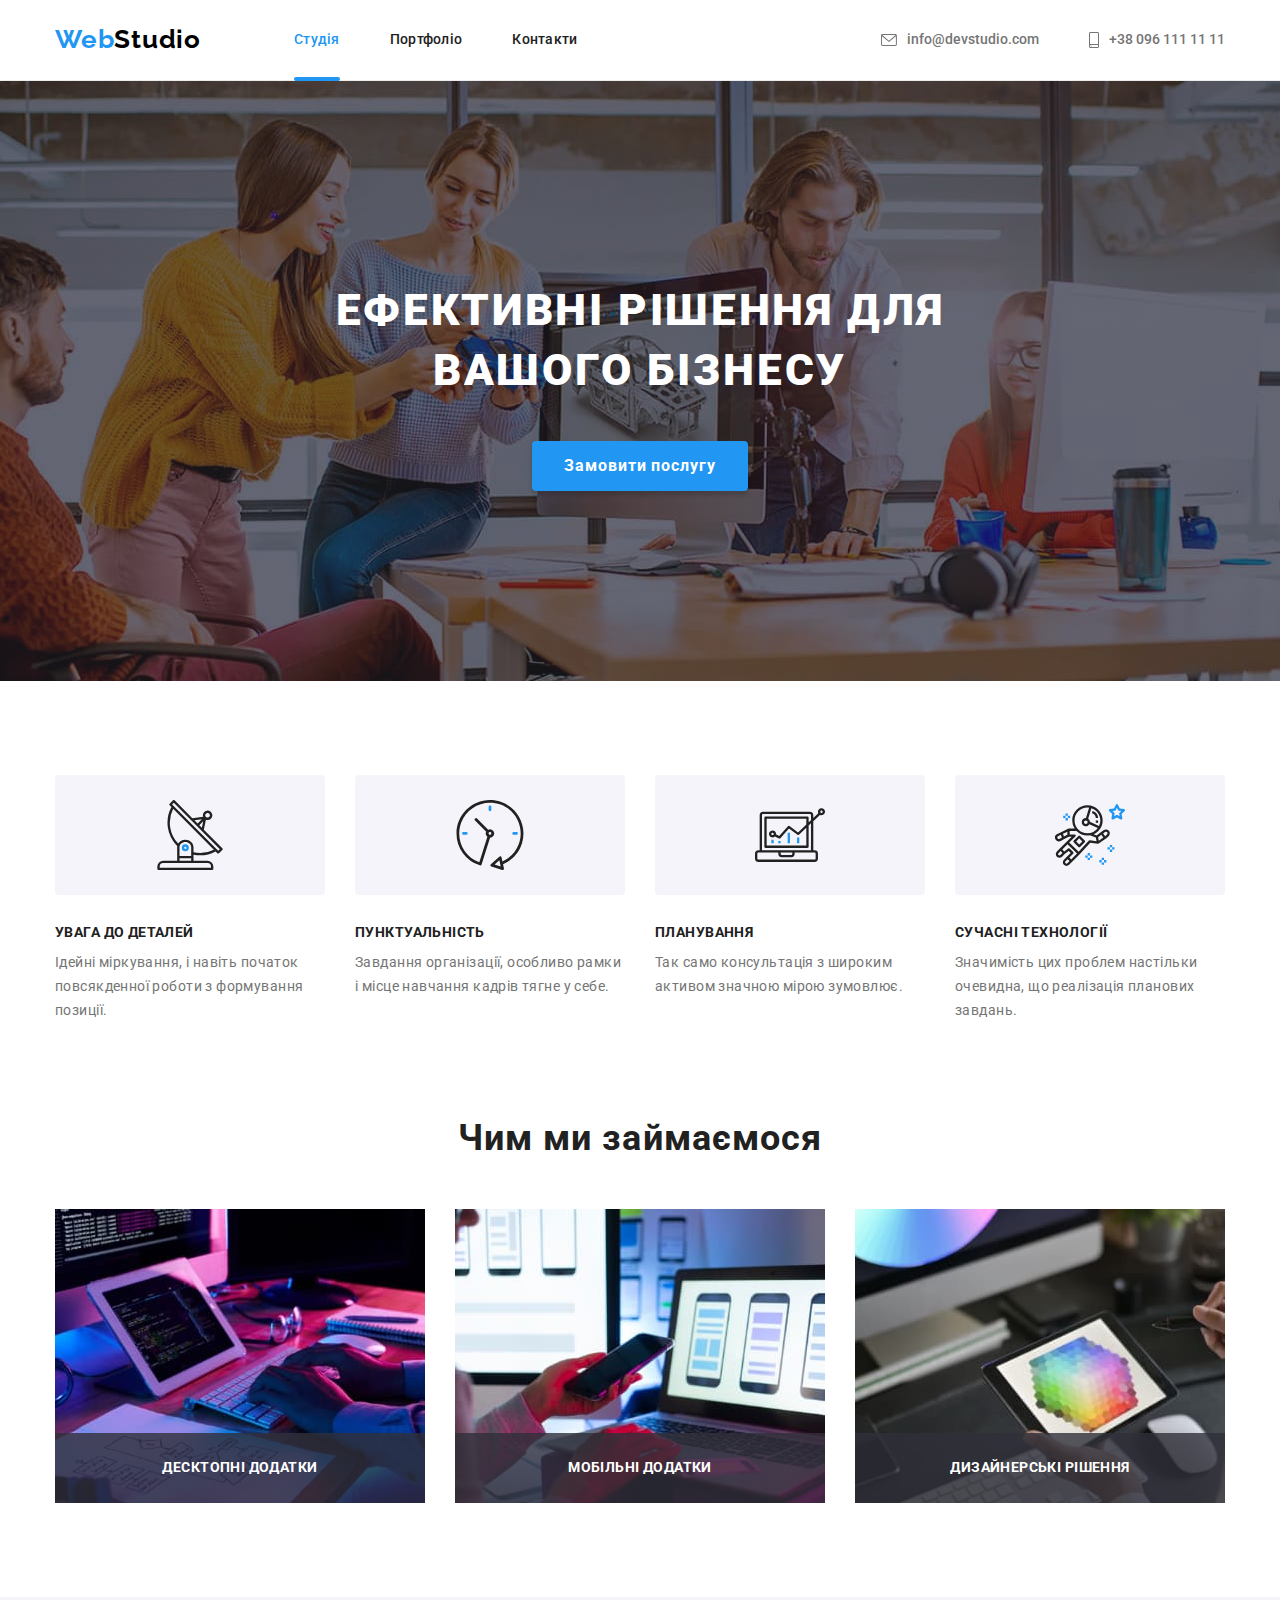
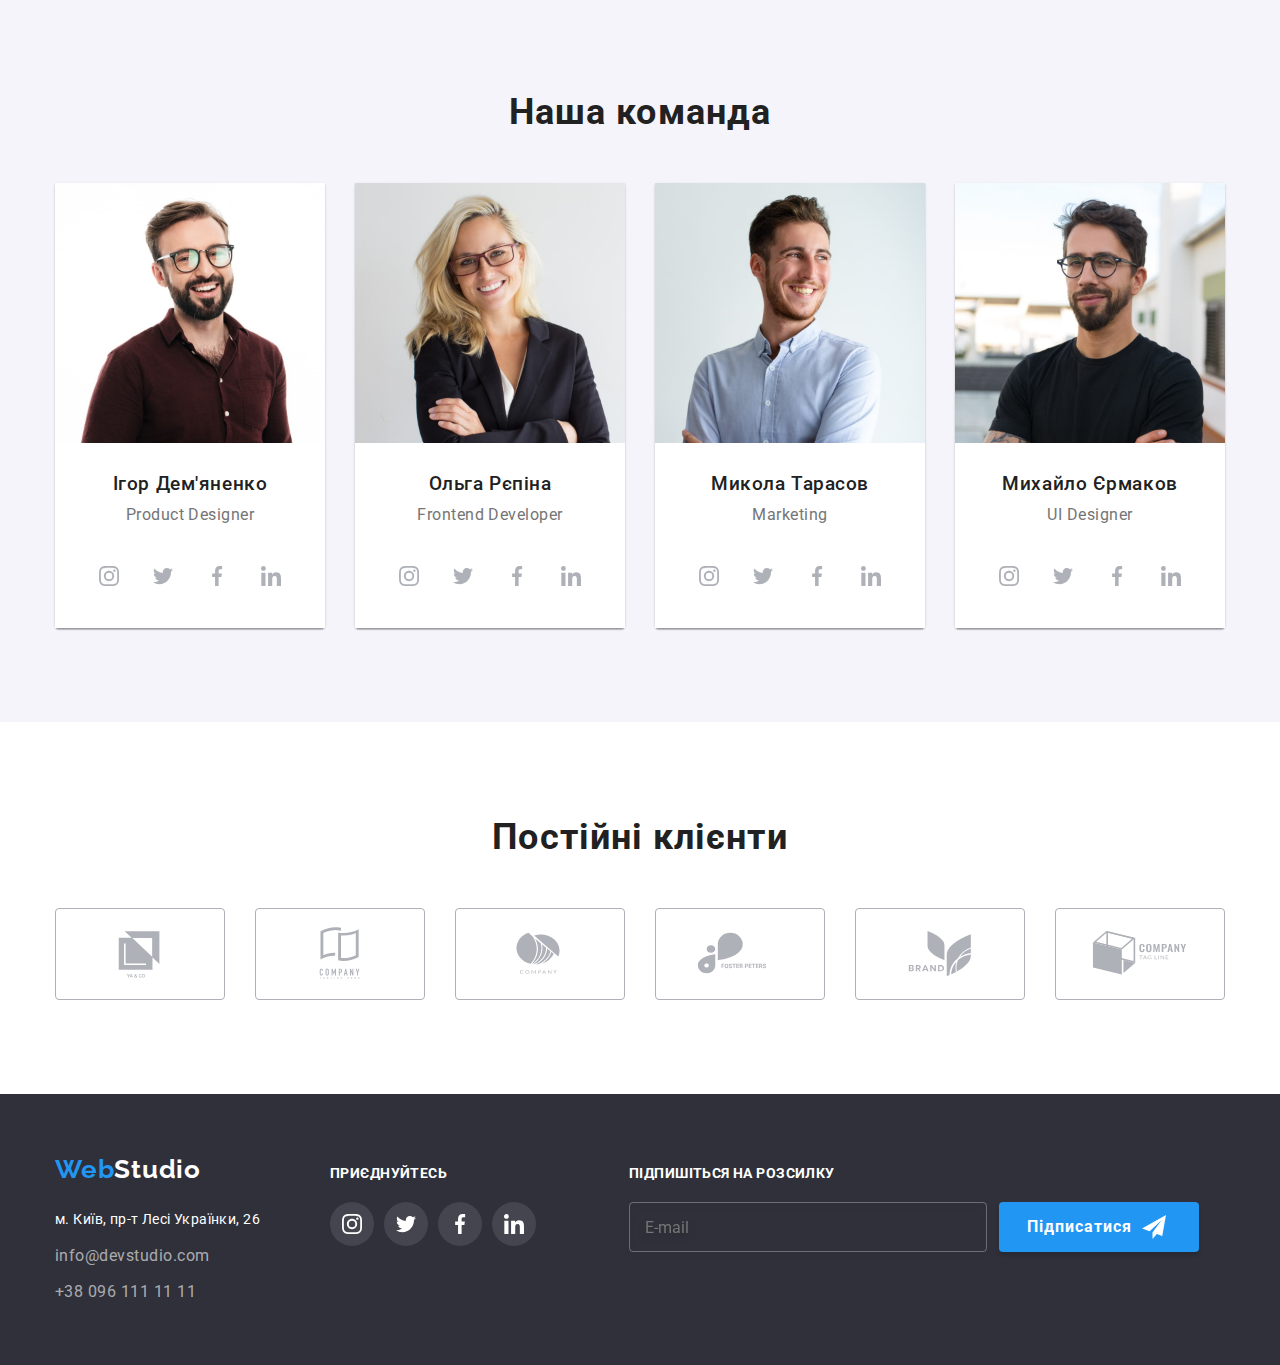
<file: index.html>
<!DOCTYPE html>
<html lang="uk">
<head>
    <meta charset="UTF-8">
    <meta http-equiv="X-UA-Compatible" content="IE=edge">
    <meta name="viewport" content="width=device-width, initial-scale=1.0">
    <title>Веб-студія</title>
    <link href="https://fonts.googleapis.com/css2?family=Raleway:wght@700&family=Roboto:wght@400;500;700;900&display=swap" rel="stylesheet">
    <link rel="stylesheet" href="https://cdnjs.cloudflare.com/ajax/libs/modern-normalize/1.0.0/modern-normalize.min.css">
    <link rel="stylesheet" href="./css/styles.css">
</head>
<body class="page">
    <header class="header">
        <div class="container header-container">
        <nav class="main-nav">
            <a href="./index.html" class="logo header-logo">Web<span class="studio">Studio</span> </a>
        <ul class="page-nav list">
            <li class="page-nav-item">
                <a href="./index.html" class="page-nav-link current"> Студія</a> </li>
            <li class="page-nav-item">
                <a href="./portfolio.html" class="page-nav-link">Портфоліо</a> </li>
            <li class="page-nav-item">
                <a href="" class="page-nav-link">Контакти</a> </li>
        </ul>
    </nav>
    
        <ul class="contact-nav list">
            
            <li class="contact-nav-li">
                <a href="mailto:info@devstudio.com" class="contact-link  contact-link-header">
                    <svg class="contact-nav-icons" width="16" height="12">
                    <use href="./images/icons.svg#mail"></use>
                 </svg>info@devstudio.com</a>
            
            </li>
            <li class="contact-nav-li">
                <a href="telto:+380961111111" class="contact-link  contact-link-header">
                    <svg class="contact-nav-icons" width="10" height="16">
                        <use href="./images/icons.svg#smartphone"></use>
                     </svg>+38 096 111 11 11</a>
            </li> 
    
        </ul>
       </div>
    </header>
    <main>
<section class="section hero-section">

        <div class="container">
            
            <h1 class="hero-title">Ефективні рішення для вашого бізнесу</h1> 
            <div class="main-button">
            <button data-modal-open type="button" class="button hero-button ">Замовити послугу</button>
       
        </div>
        </div>
</section>
<section class="section values-section">
    <!--Заголовок цінності приховати-->
    <div class="container">
    <h2 class="visually-hidden">Цінності</h2>
    <ul class="values list">
        <li class="values-item">
            <div class="icons-values">
                <svg width="70" height="70">
                    <use href="./images/icons.svg#antenna"></use>
                </svg>
            </div>
            <h3 class="values-title">УВАГА ДО ДЕТАЛЕЙ</h3>
            <p class="description">Ідейні міркування, і навіть початок 
            повсякденної роботи з формування позиції.
        </p>
        </li>
        <li class="values-item">
            <div class="icons-values">
                <svg width="70" height="70">
                <use href="./images/icons.svg#clock"></use>
            </svg></div>
            <h3 class="values-title">ПУНКТУАЛЬНІСТЬ</h3>
            <p class="description">Завдання організації, особливо рамки
             і місце навчання кадрів тягне у себе.
            </p>
        </li>
        <li class="values-item">
            <div class="icons-values">
                <svg width="70" height="70">
                    <use href="./images/icons.svg#diagram"></use>
                </svg>
            </div>
            <h3 class="values-title">ПЛАНУВАННЯ</h3>
            <p class="description">Так само консультація з широким
             активом значною мірою зумовлює.
            </p>
        </li>
        <li class="values-item">
            <div class="icons-values">
                <svg width="70" height="70">
                    <use href="./images/icons.svg#astronaut"></use>
                </svg>
            </div>
            <h3 class="values-title">СУЧАСНІ ТЕХНОЛОГІЇ</h3>
            <p class="description">Значимість цих проблем настільки 
            очевидна, що реалізація планових завдань.
        </p>
        </li>
    </ul>
</div>
</section>
<section class="section services-section">
    <div class="container">
    <h2 class="section-title services-section-title">Чим ми займаємося</h2>
    <ul class="services list">
        <li class="services-item">
            <img src="./images/programs.jpg" alt="programming" width="370">
            <div class="services-elements">
                <p class="services-inscription">Десктопні додатки</p>
            </div>
        </li>
        <li class="services-item">
            <img src="./images/applications.jpg" alt="mobile application" width="370">
            <div class="services-elements">
                <p class="services-inscription">Мобільні додатки</p>
            </div>
        </li>
        <li class="services-item">
            <img src="./images/design.jpg" alt="color gradient" width="370">
            <div class="services-elements">
                <p class="services-inscription">Дизайнерські рішення</p>
            </div>
        </li>
    </ul>
</div>
</section>
<section class="section our-team-section">
    <div class="container">
    <h2 class="section-title team-section-title">Наша команда</h2>
    <ul class="team list">
        <li class="team-item">
            
            <img class="team-img" src="./images/demianenko.jpg" alt="a man in glasses" width="270">
            <div class="team-name-box">
            <h3 class="team-title">Ігор Дем'яненко</h3>
            <p class="description team-description">Product Designer</p>
            <div class="social-box">
                <ul class="social-networks list">
                    <li>
                        <a class="social-link" href="">
                            <svg class="social-icon" width="20" height="20">
                                <use href="./images/icons.svg#instagram"></use>
                            </svg>
                        </a>
                    </li>
                    <li>
                        <a class="social-link" href="">
                            <svg class="social-icon" width="20" height="20">
                                <use href="./images/icons.svg#twitter"></use>
                            </svg>
                        </a>
                    </li>
                    <li>
                        <a class="social-link" href="">
                            <svg class="social-icon" width="20" height="20">
                                <use href="./images/icons.svg#facebook"></use>
                            </svg>
                        </a>
                    </li>
                    <li>
                        <a class="social-link" href="">
                            <svg class="social-icon" width="20" height="20">
                                <use href="./images/icons.svg#linkedin"></use>
                            </svg>
                        </a>
                    </li>
                </ul>
            </div>
        </div>
        </li>
        <li class="team-item">
            <img  class="team-img" src="./images/repina.jpg" alt="a woman in glasses" width="270">
            <div class="team-name-box">
            <h3 class="team-title">Ольга Рєпіна</h3>
            <p class="description team-description">Frontend Developer</p>
            <div class="social-box">
                <ul class="social-networks list">
                    <li>
                        <a class="social-link" href="">
                            <svg class="social-icon" width="20" height="20">
                                <use href="./images/icons.svg#instagram"></use>
                            </svg>
                        </a>
                    </li>
                    <li>
                        <a class="social-link" href="">
                            <svg class="social-icon" width="20" height="20">
                                <use href="./images/icons.svg#twitter"></use>
                            </svg>
                        </a>
                    </li>
                    <li>
                        <a class="social-link" href="">
                            <svg class="social-icon" width="20" height="20">
                                <use href="./images/icons.svg#facebook"></use>
                            </svg>
                        </a>
                    </li>
                    <li>
                        <a class="social-link" href="">
                            <svg class="social-icon" width="20" height="20">
                                <use href="./images/icons.svg#linkedin"></use>
                            </svg>
                        </a>
                    </li>
                </ul>
            </div>
        </div>
        </li>
        <li class="team-item">
            <img  class="team-img" src="images/tarasov.jpg" alt="man" width="270">
            <div class="team-name-box">
            <h3 class="team-title">Микола Тарасов</h3>
            <p class="description team-description">Marketing</p>
            <div class="social-box">
                <ul class="social-networks list">
                    <li>
                        <a class="social-link" href="">
                            <svg class="social-icon" width="20" height="20">
                                <use href="./images/icons.svg#instagram"></use>
                            </svg>
                        </a>
                    </li>
                    <li>
                        <a class="social-link" href="">
                            <svg class="social-icon" width="20" height="20">
                                <use href="./images/icons.svg#twitter"></use>
                            </svg>
                        </a>
                    </li>
                    <li>
                        <a class="social-link" href="">
                            <svg class="social-icon" width="20" height="20">
                                <use href="./images/icons.svg#facebook"></use>
                            </svg>
                        </a>
                    </li>
                    <li>
                        <a class="social-link" href="">
                            <svg class="social-icon" width="20" height="20">
                                <use href="./images/icons.svg#linkedin"></use>
                            </svg>
                        </a>
                    </li>
                </ul>
            </div>
        </div>
        </li>
        <li class="team-item">
            <img class="team-img" src="./images/yermakov.jpg" alt="a man in glasses" width="270">
            <div class="team-name-box">
            <h3 class="team-title">Михайло Єрмаков</h3> 
            <p class="description team-description">UI Designer</p>
            <div class="social-box">
            <ul class="social-networks list">
                <li>
                    <a class="social-link" href="">
                        <svg class="social-icon" width="20" height="20">
                            <use href="./images/icons.svg#instagram"></use>
                        </svg>
                    </a>
                </li>
                <li>
                    <a class="social-link" href="">
                        <svg class="social-icon" width="20" height="20">
                            <use href="./images/icons.svg#twitter"></use>
                        </svg>
                    </a>
                </li>
                <li>
                    <a class="social-link" href="">
                        <svg class="social-icon" width="20" height="20">
                            <use href="./images/icons.svg#facebook"></use>
                        </svg>
                    </a>
                </li>
                <li>
                    <a class="social-link" href="">
                        <svg class="social-icon" width="20" height="20">
                            <use href="./images/icons.svg#linkedin"></use>
                        </svg>
                    </a>
                </li>
            </ul>
        </div>
        </div>
        </li>
    </ul>

</div>
</section>
<section class="section customers-section">
    <div class="container">
        <h2 class="section-title section-title-customers">Постійні клієнти</h2>
        <ul class="customers-item list">
            <li class="icons-border">
               <a class="customers-link"  href="">
                    <svg class="customers-icon" width="106" height="60">
                        <use href="./images/icons.svg#Logo-1"></use>
                    </svg>
                </a>
            </li>
            <li>
                
                <a class="customers-link" href="">
                    <svg class="customers-icon" width="106" height="60">
                        <use href="./images/icons.svg#Logo-2"></use>
                    </svg>
                </a>
            
            </li>
            <li>
                
                <a class="customers-link" href="">
                    <svg class="customers-icon" width="106" height="60">
                        <use href="./images/icons.svg#Logo-3"></use>
                    </svg>
                </a>
            
            </li>
            <li>
                
                <a class="customers-link" href="">
                    <svg class="customers-icon" width="106" height="60">
                        <use href="./images/icons.svg#Logo-4"></use>
                    </svg>
                </a>
            
            </li>
            <li>
                
                <a class="customers-link" href="">
                    <svg class="customers-icon" width="106" height="60">
                        <use href="./images/icons.svg#Logo-5"></use>
                    </svg>
                </a>
            
            </li>
            <li>
                
                <a class="customers-link" href="">
                    <svg class="customers-icon" width="106" height="60">
                        <use href="./images/icons.svg#Logo-6"></use>
                    </svg>
                </a>
            
            </li>
        </ul>
       
   
    
    </div>
</section>
</main>
<footer class="basement">
<div class="container foot-container">
    <div class="contact-footer-box">
        <a href="./index.html" class="logo">Web<span class="studio footer">Studio</span> </a>
        <address class="address">
            <ul class="contact-nav-basement list">
                <li class="address-item">
                    <a href="" class="contact-footer-address">м. Київ, пр-т Лесі Українки, 26</a></li>
                <li class="address-item"><a href="mailto:info@devstudio.com" class="contact-link footer">info@devstudio.com</a> </li>
                <li class="address-item"><a href="telto:+380961111111" class="contact-link footer">+38 096 111 11 11</a> </li> 
            </ul>
          </address>
    </div>
    <div class="social-footer-box">
        <h2 class="footer-title">Приєднуйтесь</h2>
            <ul class="social-networks-footer list">
                <li>
                    <a class="social-link social-link-footer" href="">
                        <svg class="social-icon-footer" width="20" height="20">
                            <use href="./images/icons.svg#instagram"></use>
                        </svg>
                    </a>
                </li>
                <li>
                    <a class="social-link social-link-footer" href="">
                        <svg class="social-icon-footer" width="20" height="20">
                            <use href="./images/icons.svg#twitter"></use>
                        </svg>
                    </a>
                </li>
                <li>
                    <a class="social-link social-link-footer" href="">
                        <svg class="social-icon-footer" width="20" height="20">
                            <use href="./images/icons.svg#facebook"></use>
                        </svg>
                    </a>
                </li>
                <li>
                    <a class="social-link social-link-footer" href="">
                        <svg class="social-icon-footer" width="20" height="20">
                            <use href="./images/icons.svg#linkedin"></use>
                        </svg>
                    </a>
                </li>
            </ul>
    </div>
    <div class="footer-form-box">
        <h2 class="footer-title footer-title-form">Підпишіться на розсилку</h2>
        <form class="footer-form">
            <label>
            <input class="e-mail-input" type="email" placeholder="E-mail" name="user-">
        </label>
            <button type="submit" class="button button-footer-form">
                Підписатися
                <svg class="footer-icon-form" width="24" height="24" >
                    <use href="./images/icons.svg#icon-send"></use>
                </svg>
                </button>
    </form>
    </div>
</div>

  </footer>
  <div class="backdrop is-hidden" data-modal>
    <div class="modal">
        
        <button class="button-close" type="button" data-modal-close>
            <svg class="icon-close" width="18px" height="18px">
                <use href="./images/icons.svg#icon-close"></use>
            </svg>
        </button>
        <form class="modal-form">
            <p class="modal-title">Залиште свої дані, ми вам передзвонимо</p>
            <div class="form-box"> 
               
        <label class="modal-label">Ім'я
        <span class="input-wrapper">
            <input class="modal-input" type="text" name="user-name" required title="Лише літери А-Я та A-Z" pattern="[A-Za-zА-Яа-яЁёІіЇїЄє]{2,20}">
            <svg class="modal-icon">
                <use href="./images/icons.svg#icon-person-black"></use>
            </svg>
        </span>
    </label>
        <label class="modal-label">Телефон
        <span class="input-wrapper">
            <input class="modal-input" type="tel" name="user-phone" required title="tel: XXX XXX XXXX" pattern="[0-9]{3} [0-9]{3} [0-9]{4}" maxlength="12">
            <svg class="modal-icon">
                <use href="./images/icons.svg#icon-phone-black" ></use>
            </svg>
        </span>
    </label>
        <label class="modal-label">Пошта
        <span class="input-wrapper">
            <input class="modal-input" type="email" name="user-email" required title="Невірна адреса електронної пошти" pattern="[a-z0-9._%+-]+@[a-z0-9.-]+\.[a-z]{2,}$">
            <svg class="modal-icon">
                <use href="./images/icons.svg#icon-email-black" ></use>
            </svg>
        </span>
    </label>
        <label class="modal-label" for="message-label">Коментар</label>
       
            <textarea id="message-label" name="message" class="modal-message" placeholder="Введіть текст"></textarea>
       
        </div>
         
        <div class="checkbox-box">
        <input type="checkbox" class="checkbox-input visually-hidden" name="modal-checkbox" required id="consent">
        <label for="consent" class="checkbox-label">
            
            <span class="focus-checkbox">
                <svg  class="checkbox-icon">
                    <use href="./images/icons.svg#checked"></use>
                </svg>
            </span> Погоджуюся з розсилкою та приймаю <a class="contract-accent" href="">Умови договору</a> 
        
        </label>
    </div>
            <button class="button modal-button" type="submit">Відправити</button>
        
        </form>
    </div>
  </div>
  <script src="./js/modal.js"></script>
  
</body>
</html>
</file>
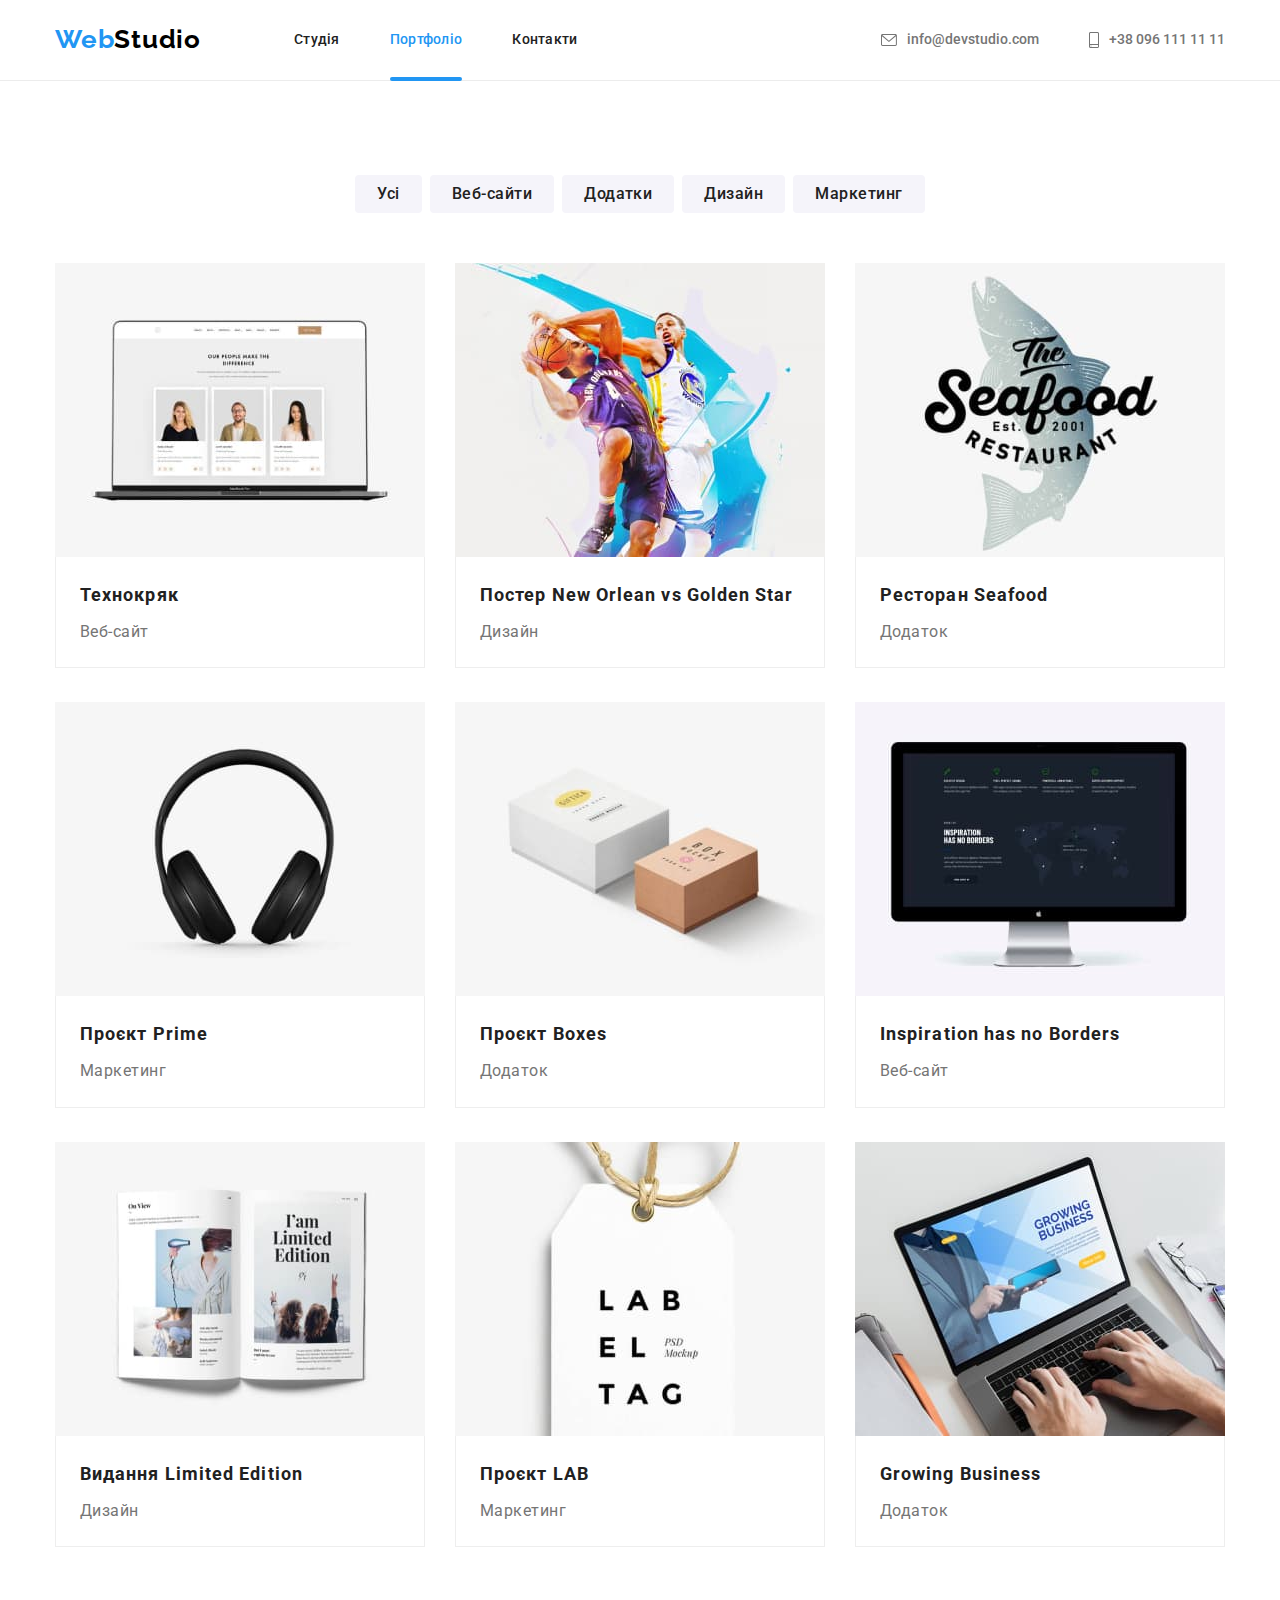
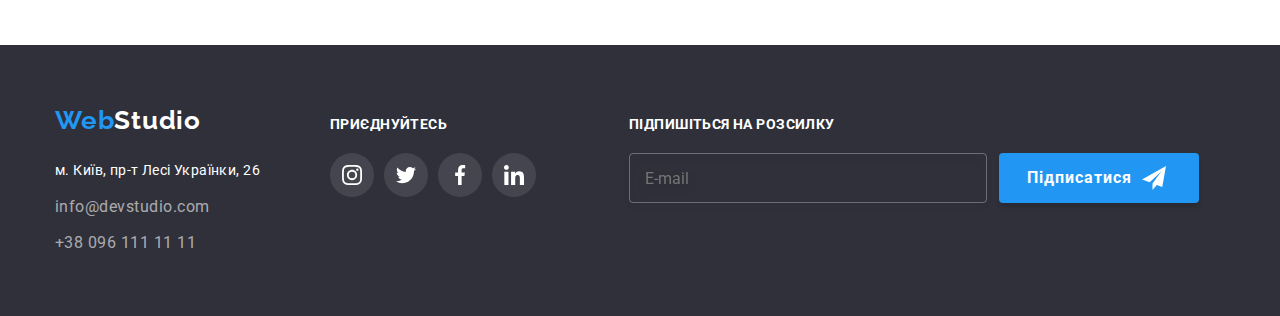
<file: portfolio.html>
<!DOCTYPE html>
<html lang="en">
<head>
    <meta charset="UTF-8">
    <meta http-equiv="X-UA-Compatible" content="IE=edge">
    <meta name="viewport" content="width=device-width, initial-scale=1.0">
    <title>Document</title>
    <link href="https://fonts.googleapis.com/css2?family=Raleway:wght@700&family=Roboto:wght@400;500;700;900&display=swap" rel="stylesheet">
    <link rel="stylesheet" href="https://cdnjs.cloudflare.com/ajax/libs/modern-normalize/1.0.0/modern-normalize.min.css">
    <link rel="stylesheet" href="./css/styles.css">
</head>
<body class="page">
  <header class="header">
    <div class="container header-container">
    <nav class="main-nav">
        <a href="./index.html" class="logo header-logo">Web<span class="studio">Studio</span> </a>
    <ul class="page-nav list">
        <li class="page-nav-item">
            <a href="./index.html" class="page-nav-link"> Студія</a> </li>
        <li class="page-nav-item">
            <a href="./portfolio.html" class="page-nav-link current">Портфоліо</a> </li>
        <li class="page-nav-item">
            <a href="" class="page-nav-link">Контакти</a> </li>
    </ul>
</nav>

    <ul class="contact-nav list">
        
        <li class="contact-nav-li">
            <a href="mailto:info@devstudio.com" class="contact-link  contact-link-header">
                <svg class="contact-nav-icons" width="16" height="12">
                <use href="./images/icons.svg#mail"></use>
             </svg>info@devstudio.com</a>
        
        </li>
        <li class="contact-nav-li">
            <a href="telto:+380961111111" class="contact-link  contact-link-header">
                <svg class="contact-nav-icons" width="10" height="16">
                    <use href="./images/icons.svg#smartphone"></use>
                 </svg>+38 096 111 11 11</a>
        </li> 

    </ul>
   </div>
</header>
    <main>
        <section class="section">
            <div class="container">
                      <h1 class="visually-hidden"> Наші проекти</h1>
              <ul class="projects list">
                  <li> <button type="button" class="button projects-button">Усі</button></li>
                  <li> <button type="button" class="button projects-button">Веб-сайти</button></li>
                  <li> <button type="button" class="button projects-button">Додатки</button></li>
                  <li> <button type="button" class="button projects-button">Дизайн</button></li>
                  <li> <button type="button" class="button projects-button">Маркетинг</button></li>
              </ul>
              
            <ul class="all-projects list">
              <li class="all-projects-iteam">
                  <a class="all-projects-link" href="">
                    <div class="overlay-box">
                <img class="img-projects" src="./images/technocrack.jpg" alt="laptop" width="370">
            
                <div class="overlay">
                    <p class="text-overlay">Ресурс пропонує комплексні пропозиції з різним рівнем функціоналу та сервісів. Все це дозволить відвідувачу отримати вичерпні відомості про компанію чи приватну особу.</p>
                </div>
            </div>
                <div class="all-projects-box">
                <h2 class="project-title">Технокряк</h2>
                <p class="description description-projecs">Веб-сайт</p>
              </div>
          </a>
              </li>
      
              <li class="all-projects-iteam">
                  <a class="all-projects-link" href="">
                    <div class="overlay-box">
                <img  class="img-projects" src="./images/orleans.jpg" alt="basketball" width="370">
                <div class="overlay">
                    <p class="text-overlay">Ресурс пропонує комплексні пропозиції з різним рівнем функціоналу та сервісів. Все це дозволить відвідувачу отримати вичерпні відомості про компанію чи приватну особу.</p>
                </div>
            </div>
                <div class="all-projects-box">
                <h2 class="project-title">Постер New Orlean vs Golden Star</h2>
                <p class="description description-projecs">Дизайн</p>
              </div>
              </a>
              </li>
      
              <li class="all-projects-iteam">
                  <a class="all-projects-link" href="">
                    <div class="overlay-box">
                <img  class="img-projects" src="./images/seafood.jpg" alt="fish restaurant emblem" width="370">
                <div class="overlay">
                    <p class="text-overlay">Ресурс пропонує комплексні пропозиції з різним рівнем функціоналу та сервісів. Все це дозволить відвідувачу отримати вичерпні відомості про компанію чи приватну особу.</p>
                </div>
            </div>
                <div class="all-projects-box">
                <h2 class="project-title">Ресторан Seafood</h2>
                <p class="description description-projecs">Додаток</p>
              </div>
              </a>
              </li>
              
              <li class="all-projects-iteam">
                  <a class="all-projects-link" href="">
                    <div class="overlay-box">
                <img class="img-projects" src="./images/prime.jpg" alt="headphone" width="370">
                <div class="overlay">
                    <p class="text-overlay">Ресурс пропонує комплексні пропозиції з різним рівнем функціоналу та сервісів. Все це дозволить відвідувачу отримати вичерпні відомості про компанію чи приватну особу.</p>
                </div>
            </div>
                <div class="all-projects-box">
                <h2 class="project-title">Проєкт Prime</h2>
                <p class="description description-projecs">Маркетинг</p>
              </div>
              </a>
              </li>
              
              <li class="all-projects-iteam">
                  <a class="all-projects-link" href="">
                    <div class="overlay-box">
                <img class="img-projects" src="./images/boxes.jpg" alt="boxes" width="370">
                <div class="overlay">
                    <p class="text-overlay">Ресурс пропонує комплексні пропозиції з різним рівнем функціоналу та сервісів. Все це дозволить відвідувачу отримати вичерпні відомості про компанію чи приватну особу.</p>
                </div>
            </div>
                <div class="all-projects-box">
                <h2 class="project-title">Проєкт Boxes</h2>
                <p class="description description-projecs">Додаток</p>
              </div>
              </a>
              </li>
              
              <li class="all-projects-iteam">
                  <a class="all-projects-link" href="">
                    <div class="overlay-box">
                <img class="img-projects" src="./images/borders.jpg" alt="computer monitor" width="370">
                <div class="overlay">
                    <p class="text-overlay">Ресурс пропонує комплексні пропозиції з різним рівнем функціоналу та сервісів. Все це дозволить відвідувачу отримати вичерпні відомості про компанію чи приватну особу.</p>
                </div>
            </div>
                <div class="all-projects-box">
                <h2 class="project-title">Inspiration has no Borders</h2>
                <p class="description description-projecs">Веб-сайт</p>
              </div>
              </a>
              </li>
      
              <li class="all-projects-iteam">
                  <a class="all-projects-link" href="">
                    <div class="overlay-box">
                <img class="img-projects" src="./images/limited.jpg" alt="magazine" width="370">
                <div class="overlay">
                    <p class="text-overlay">Ресурс пропонує комплексні пропозиції з різним рівнем функціоналу та сервісів. Все це дозволить відвідувачу отримати вичерпні відомості про компанію чи приватну особу.</p>
                </div>
            </div>
                <div class="all-projects-box">
                <h2 class="project-title">Видання Limited Edition</h2>
                <p class="description description-projecs">Дизайн</p>
              </div>
              </a>
              </li>
      
              <li class="all-projects-iteam">
                  <a class="all-projects-link" href="">
                    <div class="overlay-box">
                <img class="img-projects" src="./images/lab.jpg" alt="label" width="370">
                <div class="overlay">
                    <p class="text-overlay">Ресурс пропонує комплексні пропозиції з різним рівнем функціоналу та сервісів. Все це дозволить відвідувачу отримати вичерпні відомості про компанію чи приватну особу.</p>
                </div>
            </div>
                <div class="all-projects-box">
                <h2 class="project-title">Проєкт LAB</h2>
                <p class="description description-projecs">Маркетинг</p>
              </div>
              </a>
              </li>
      
              <li class="all-projects-iteam">
                  <a class="all-projects-link" href="">
                    <div class="overlay-box">
                <img class="img-projects" src="./images/growing.jpg" alt="laptop" width="370">
                <div class="overlay">
                    <p class="text-overlay">Ресурс пропонує комплексні пропозиції з різним рівнем функціоналу та сервісів. Все це дозволить відвідувачу отримати вичерпні відомості про компанію чи приватну особу.</p>
                </div>
            </div>
                <div class="all-projects-box">
                <h2 class="project-title">Growing Business</h2>
                <p class="description description-projecs">Додаток</p>
              </div>
              </a>
              </li>  
            </ul>
          </div>
          </section>
</main>
<footer class="basement">
    <div class="container foot-container">
        <div class="contact-footer-box">
            <a href="./index.html" class="logo">Web<span class="studio footer">Studio</span> </a>
            <address class="address">
                <ul class="contact-nav-basement list">
                    <li class="address-item">
                        <a href="" class="contact-footer-address">м. Київ, пр-т Лесі Українки, 26</a></li>
                    <li class="address-item"><a href="mailto:info@devstudio.com" class="contact-link footer">info@devstudio.com</a> </li>
                    <li class="address-item"><a href="telto:+380961111111" class="contact-link footer">+38 096 111 11 11</a> </li> 
                </ul>
              </address>
        </div>
        <div class="social-footer-box">
            <h2 class="footer-title">Приєднуйтесь</h2>
                <ul class="social-networks-footer list">
                    <li>
                        <a class="social-link social-link-footer" href="">
                            <svg class="social-icon-footer" width="20" height="20">
                                <use href="./images/icons.svg#instagram"></use>
                            </svg>
                        </a>
                    </li>
                    <li>
                        <a class="social-link social-link-footer" href="">
                            <svg class="social-icon-footer" width="20" height="20">
                                <use href="./images/icons.svg#twitter"></use>
                            </svg>
                        </a>
                    </li>
                    <li>
                        <a class="social-link social-link-footer" href="">
                            <svg class="social-icon-footer" width="20" height="20">
                                <use href="./images/icons.svg#facebook"></use>
                            </svg>
                        </a>
                    </li>
                    <li>
                        <a class="social-link social-link-footer" href="">
                            <svg class="social-icon-footer" width="20" height="20">
                                <use href="./images/icons.svg#linkedin"></use>
                            </svg>
                        </a>
                    </li>
                </ul>
        </div>
        <div class="footer-form-box">
            <h2 class="footer-title footer-title-form">Підпишіться на розсилку</h2>
            <form class="footer-form">
                <input class="e-mail-input" type="email" placeholder="E-mail" name="user-">
                <button type="submit" class="button button-footer-form">
                    Підписатися
                    <svg class="footer-icon-form" width="24" height="24" >
                        <use href="./images/icons.svg#icon-send"></use>
                    </svg>
                    </button>
        </form>
        </div>
    </div>
    
      </footer>
</body>
</html>
</file>
<file: css/styles.css>
/* Палітра макету*/
/* Основний колір тексту #212121 */
/* Другорядний колір тексту #757575 */
/* Чорний #000000 */
/* Колір акцентів блакитний #2196F3  */
/* Білий #FFFFFF */
/* Колір основного фону #F5F5F5 */
/* Колір другорядного фону #F5F4FA */
/* Другорядний колір тексту footer rgba(255, 255, 255, 0.6) */
/* Колір фону footer #2F303A */
/* Колір лінії підкресленнґ в header #ECECEC */

/* Перемінні */

:root {
    --main-color-text: #212121;
    --secondary-text-color:#757575; 
    --black: #000000;
    --accent-color: #2196F3;
    --accent-hero-color: #188CE8;
    --white: #FFFFFF;
    --secondery-fone: #F5F4FA;
    --fone-footer: #2F303A;
    --secondary-text-footer: rgba(255, 255, 255, 0.6);
    --icons-color: #AFB1B8;
   
}

/* Додаткове скидання стилів */

h1, h2, h3, p {
    margin-top: 0;
    margin-bottom: 0;
}
ul {
    margin-top: 0;
    margin-bottom: 0;
    padding-left: 0; 
}
img {
    display: block;
}

.container {
    width: 1200px;
    margin: 0 auto;
    padding: 0 15px;
}

.visually-hidden {
    position: absolute;
    width: 1px;
    height: 1px;
    margin: -1px;
    border: 0;
    padding: 0;
    
    white-space: nowrap;
    clip-path: inset(100%);
    clip: rect(0 0 0 0);
    overflow: hidden;
}

/* Характерні властивості body */

.page {
    background-color: var(--white);
    color:var(--main-color-text) ;

    font-family: Roboto, sans-serif;
}
.list {
    list-style: none;
}

/* Характерні властивості для всіх секцій */

.section {
    padding-top: 94px;
    padding-bottom: 94px;
}
.section-title {
    color: var(--main-color-text) ;
    font-weight: 700;
    font-size: 36px;
    line-height: 1.17;
    letter-spacing: 0.03em;
    
    text-align: center;
}
.description {
    color: var(--secondary-text-color) ;
}

/* Кнопки */

.button {
    cursor: pointer;
    border: 0;
    
}
.projects-button{
    font-weight: 500;
    font-size: 16px;
    line-height: 1.63;
    letter-spacing: 0.03em;

    color: var(--main-color-text);
    background-color: var(--secondery-fone);

    border-radius: 4px;
    
    padding: 6px 22px;
    height: 38px;

    transition: color 250ms cubic-bezier(0.4, 0, 0.2, 1), background-color 250ms cubic-bezier(0.4, 0, 0.2, 1), box-shadow 250ms cubic-bezier(0.4, 0, 0.2, 1);
    
}
.projects-button:hover,
.projects-button:focus {
    color: var(--white);
    background-color: var(--accent-color);
    box-shadow: 0px 4px 4px rgba(0, 0, 0, 0.15);
}
.main-button {
    text-align: center;
}
.hero-button { 
    background-color: var(--accent-color);
    color: var(--white);
   
    font-weight: 700;
    font-size: 16px;
    line-height: 1.88;
    letter-spacing: 0.06em;
    padding: 10px 32px;
    box-shadow: 0px 4px 4px rgba(0, 0, 0, 0.15);
    border-radius: 4px;

    transition: background-color 250ms cubic-bezier(0.4, 0, 0.2, 1);
}
.hero-button:hover,
.hero-button:focus {
    background-color: var(--accent-hero-color);
}

/* logo */

.logo {
    color: var(--accent-color);

    font-family: Raleway, sans-serif;
    font-weight: 700;
    font-size: 26px;
    line-height: 1.19;
    letter-spacing: 0.03em;
    text-decoration: none;
           
}

.header-logo {
    margin-right: 93px;
    padding-top: 24px;
    padding-bottom: 25px;
}
.studio {
    color: var(--black);
    
}
.footer {
    color: var(--white);
}

/* Шапка сайту */

.header {
    border-bottom: 1px solid #ECECEC;
}   
.header-container {
    display: flex;
    flex-wrap: wrap;
}
.main-nav {
    display: flex;
}
.page-nav {
    

    display: flex;
    align-items: center;
}
.page-nav-item:not(:last-child) {
    margin-right: 50px;
}
.page-nav-link {
    font-weight: 500;
    font-size: 14px;
    line-height: 1.14;

    color: var(--main-color-text);
    display: block;
    letter-spacing: 0.02em;
    text-decoration: none;
    padding: 32px 0;
    position: relative;

    transition: color 250ms cubic-bezier(0.4, 0, 0.2, 1);
}
.page-nav .page-nav-link:hover,
.page-nav .page-nav-link:focus {
    color: var(--accent-color);
}
.page-nav-link.current::after {
    content: "";
    display: block;
    width: 100%;
    height: 4px;
    border-radius: 2px;
    background-color: var(--accent-color);
   
    position: absolute;
    left: 0;
    bottom: -1px;

}
.page-nav-link.current {
    color: var(--accent-color);
}


.contact-nav {
    display: flex;
    align-items: center;
    margin-left: auto;
 }
.contact-nav-li:not(:last-child) {
    margin-right: 50px;
}


.contact-link {
    color: var(--secondary-text-color);

    text-decoration: none;
    align-items: center;

    transition: color 250ms cubic-bezier(0.4, 0, 0.2, 1);
}
.contact-link:hover,
.contact-link:focus {
    color: var(--accent-color);
    
}
.contact-nav-icons {
    fill: currentColor;
    margin-right: 10px;
            
}
.contact-link-header {
    font-weight: 500;
    font-size: 14px;
    line-height: 1.14;

    padding: 32px 0;
    display: flex;

}


/* Герой */

.hero-section {
    padding-top: 200px;
    padding-bottom: 280px;
    max-width: 1600px;
    height: 600px;
    margin: 0 auto;

    background-image:linear-gradient(to right, rgba(47, 48, 58, 0.4), rgba(47, 48, 58, 0.4)), url(../images/hero.jpg);
    background-color: #C4C4C4;
    background-repeat: no-repeat;
    background-position: center;
    background-size: cover;
}
.hero-title { 
    color: var(--white);

    font-weight: 900;
    font-size: 44px;
    line-height: 1.36;
    text-align: center;
    text-transform: uppercase;
    letter-spacing: 0.06em;

    margin-bottom: 40px;
    max-width: 696px;
    display: block;
    margin-left: auto;
    margin-right: auto;
}

/* Цінності */

.values { 
    display: flex;
    gap: 30px;
}
.values-item {
    width: 270px;
}
.icons-values {
    display: flex;
    justify-content: center;
    align-items: center;
    height: 120px;
    background: #F5F4FA;
    border-radius: 4px;
    margin-bottom: 30px;
    
}

.values-title{
    font-weight: 700;
    font-size: 14px;
    line-height: 1.14;
    letter-spacing: 0.03em;
    margin-bottom: 10px;
}
.values .description {
    font-weight: 400;
    font-size: 14px;
    line-height: 1.71;
    letter-spacing: 0.03em;
}

/*Чим ми займаємось*/

.services-section {
    padding-top: 0;
}
.services {
    display: flex;
}
.services-section-title{
    margin-bottom: 50px;
}
.services-item {
    margin-right: 30px;
    position: relative;
}
.services-elements {
    width: 100%;
    height: 70px;
    background-color: rgba(47, 48, 58, 0.8);
    padding: 27px 0;

    position: absolute;
    bottom: 0;
}
.services-inscription {
    font-weight: 700;
    font-size: 14px;
    line-height: 1.14;
    text-align: center;
    letter-spacing: 0.03em;
    text-transform: uppercase;
    color:var(--white);
}

/* Наша команда */

.our-team-section {
    background-color: var(--secondery-fone);
}
.team-section-title {
    margin-bottom: 50px;
}

.team {
    display: flex;
   
    flex-wrap: wrap;
    gap: 30px;
}
.team-name-box{
    padding: 30px 0;
    background-color: var(--white);
}
.team-title {
    font-weight: 500;
    line-height: 1.19;
    letter-spacing: 0.03em; 

    text-align: center;
    margin-bottom: 10px;
}
.team-description {
    line-height: 1.19;
    letter-spacing: 0.03em; 
    text-align: center;
    margin-bottom: 30px;
}
.team-item {  
    box-shadow: 0px 1px 3px rgba(0, 0, 0, 0.12), 0px 1px 1px rgba(0, 0, 0, 0.14), 0px 2px 1px rgba(0, 0, 0, 0.2);
    border-radius: 0px 0px 4px 4px;
    flex-basis: calc((100% - 3 * 30px) / 4);
    
}
.social-box {
    padding-left: 32px;
    padding-right: 32px;
}
.social-networks{
    display: flex;
    flex-wrap: wrap;
    justify-content: space-between;
   
}
.social-link {
    display: flex;
    justify-content: center;
    align-items: center;
    width: 44px;
    height: 44px;
    color: var(--icons-color);
    background-color: var(--white);
    border-radius: 50%;

    transition: color 250ms cubic-bezier(0.4, 0, 0.2, 1), background-color 250ms cubic-bezier(0.4, 0, 0.2, 1);
}
.social-link:hover,
.social-link:focus {
    background-color: var(--accent-color);
    color: var(--white);
}
.social-icon {
    fill: currentColor;
}


/* Постійні клієнти */

.customers-item {
    display: flex;
    flex-wrap: wrap;
    justify-content: space-between;
}
.section-title-customers {
    margin-bottom: 50px;
}


.customers-link {
    display: flex;
    justify-content: center;
    align-items: center;
    width: 170px;
    height: 92px;
    color: var(--icons-color);
    border: 1px solid var(--icons-color);
    border-radius: 4px;

    transition: color 250ms cubic-bezier(0.4, 0, 0.2, 1), background-color 250ms cubic-bezier(0.4, 0, 0.2, 1), outline 250ms cubic-bezier(0.4, 0, 0.2, 1);
       
}
.customers-icon {
    fill: currentColor;
}
.customers-link:hover,
.customers-link:focus {
    border-color: var(--accent-color);
    color: var(--accent-color);
    outline: transparent;
}

/* Footer */

.basement {
    background-color: var(--fone-footer);

    padding-bottom: 60px;
    padding-top: 60px;
    
    
}
.address {
    font-style: normal;
    margin-top: 20px;

}
.contact-footer-address {
    color: var(--white);
    font-size: 14px;
    line-height: 1.71;


    letter-spacing: 0.03em;
    text-decoration: none;
    
    transition: color 250ms cubic-bezier(0.4, 0, 0.2, 1);   
    
}
.contact-footer-address:hover,
.contact-footer-address:focus {
    color: var(--accent-color);
}
.footer {
    color: var(--white);
}
.foot-container{
    display: flex;
    align-items: baseline;
    /* justify-content: space-between; */
    
}

.contact-link.footer {
    color: var(--secondary-text-footer);

    transition: color 250ms cubic-bezier(0.4, 0, 0.2, 1);
}
.contact-link.footer:hover,
.contact-link.footer:focus {
    color: var(--accent-color);
}
.contact-nav-basement {
    line-height: 1.71; 
    letter-spacing: 0.03em;

    margin-top: 20px;
}
.address-item:not(:last-child) {
margin-bottom: 9px;
}

.social-networks-footer {
    display: flex;
    gap: 10px;
    
}
.social-footer-box {
    margin-left: 70px;
    margin-right: 93px;
}

.footer-title {
    color: var(--white);
    
    font-weight: 700;
    font-size: 14px;
    line-height: 1.14;
    letter-spacing: 0.03em;
    margin-bottom: 20px;
    text-transform: uppercase;
}
.social-icon-footer {
    fill: var(--white);
}
.social-link-footer{
    background-color:rgba(255, 255, 255, 0.1); 

    transition: background-color 250ms cubic-bezier(0.4, 0, 0.2, 1);
}
.social-link-footer:hover,
.social-link-footer:focus {
    background-color: var(--accent-color);
}
.footer-form {
    display: flex;
}
.e-mail-input{
    width: 358px;
    height: 50px;

    margin-right: 12px;
    padding-left: 15px;

    color: var(--white);
    background-color:rgba(0, 0, 0, 0.0);
    border: 1px solid rgba(255, 255, 255, 0.3);
    filter: drop-shadow(0px 4px 4px rgba(0, 0, 0, 0.15));
    border-radius: 4px;
    box-sizing: border-box
}
.footer-title-form {
    margin-bottom: 20px;
}
.button-footer-form {
    font-weight: 700;
    font-size: 16px;
    line-height: 1.88;
    letter-spacing: 0.06em;

    width: 200px;
    height: 50px;

    display: flex;
    align-items: center;
    text-align: center;               
    padding-left: 28px;

    color: var(--white);
    background: var(--accent-color);
    box-shadow: 0px 4px 4px rgba(0, 0, 0, 0.15);
    border-radius: 4px;

    transition: background-color 250ms cubic-bezier(0.4, 0, 0.2, 1);
}
.button-footer-form:hover,
.button-footer-form:focus {
    background-color: var(--accent-hero-color);
}
.footer-icon-form {
    margin-left: 10px;
}


/* Проекти */

.projects {
    display: flex;
    justify-content: center;
    gap: 8px;
    margin-bottom: 50px;
}
.description-projecs {
    line-height: 1.88;
    letter-spacing: 0.03em;
 
}
.all-projects-box {
    padding: 20px 24px;
    border-bottom: 1px solid #EEEEEE; 
    border-left: 1px solid #EEEEEE; 
    border-right: 1px solid #EEEEEE; 
    
    
}
.all-projects {
    display: flex;
    flex-wrap: wrap;
    gap: 30px;
}
.all-projects-iteam {
    flex-basis: calc((100% - 2 * 30px) / 3); 
   
}
.all-projects-link {
    display: inline-block;
    text-decoration: none;
    outline: transparent;

    transition: box-shadow 250ms cubic-bezier(0.4, 0, 0.2, 1), background-color 250ms cubic-bezier(0.4, 0, 0.2, 1), outline 250ms cubic-bezier(0.4, 0, 0.2, 1);

    position: relative;  
    overflow: hidden;
}
.all-projects-link:focus,
.all-projects-link:hover {
    box-shadow: 0px 1px 1px rgba(0, 0, 0, 0.12), 0px 4px 4px rgba(0, 0, 0, 0.06), 1px 4px 6px rgba(0, 0, 0, 0.16);
}
.all-projects-link:hover .overlay {
    transform: translateY(0);
}

.project-title {
    font-weight: 700;
    font-size: 18px;
    line-height: 2;
    letter-spacing: 0.06em;
    color: var(--main-color-text);

    margin-bottom: 4px;
    
}
.overlay-box {
    overflow: hidden;
    position: relative;  
}
.overlay {
    position: absolute;
    width: 100%;
    height: 294px;
    left: 0;
    top: 0;

    background-color: rgba(33, 150, 243, 0.9);
    padding: 63px 24px;

    transform: translateY(100%);
    transition: transform 250ms linear;
}

.all-projects-link:hover .overlay,
.all-projects-link:focus .overlay{
    transform: translateY(0);
}

.text-overlay {
    font-size: 18px;
    line-height: 1.55;
    letter-spacing: 0.03em;

    color: var(--white);
}


/* Modal */

.backdrop {
    position: fixed;
    top: 0;
    left: 0;
    width: 100%;
    height: 100%;
    background-color: rgba(0, 0, 0, 0.2);

    opacity: 1;
    transition: opacity 250ms cubic-bezier(0.4, 0, 0.2, 1);
}

.backdrop.is-hidden .modal {
    transform: translate(-50%, -50%) scale(0.5);
}
.backdrop.is-hidden {
    opacity: 0;
    pointer-events: none;
    visibility: hidden;
}

.modal {
    position: absolute;
    top: 50%;
    left: 50%;
    transform: translate(-50%, -50%) scale(1);

    width: 528px;
    
    padding: 40px;
    
   
    background-color: var(--white);
    box-shadow: 0px 1px 3px rgba(0, 0, 0, 0.12), 0px 1px 1px rgba(0, 0, 0, 0.14), 0px 2px 1px rgba(0, 0, 0, 0.2);
    border-radius: 4px;
    transition: transform 250ms cubic-bezier(0.4, 0, 0.2, 1), opacity 250ms cubic-bezier(0.4, 0, 0.2, 1), visibility 250ms cubic-bezier(0.4, 0, 0.2, 1), pointer-events 250ms cubic-bezier(0.4, 0, 0.2, 1);
    
}

.button-close {
    position: absolute;
    display: flex;
    justify-content: center;
    align-items: center;
    cursor: pointer;
    top: 8px;
    right: 8px;

    width: 30px;
    height: 30px;

    background: var(--white);
    border-radius: 50%;
    border: 1px solid rgba(0, 0, 0, 0.1);
    
}
.button-close:focus .icon-close,
.button-close:focus .icon-close {
    fill: var(--accent-color);
}
.icon-close {
    fill: var(--black);
    transition: fill 250ms cubic-bezier(0.4, 0, 0.2, 1), opacity 250ms cubic-bezier(0.4, 0, 0.2, 1), visibility 250ms cubic-bezier(0.4, 0, 0.2, 1), pointer-events 250ms cubic-bezier(0.4, 0, 0.2, 1);
    
}
.form-box{
    width: 448px;
    display: flex;
    flex-direction: column;
   
    margin-bottom: 20px;
    
}
.modal-title {
    color: var(--main-color-text);

    font-weight: 700;
    font-size: 20px;
    line-height: 1.15;
    text-align: center;
    letter-spacing: 0.03em;

    margin-bottom: 12px;
   
}
.modal-label {
    font-weight: 400;
    font-size: 12px;
    line-height: 1.17;
    letter-spacing: 0.01em;

    color: var(--secondary-text-color);

    margin-bottom: 4px;
}
.modal-input {
    width: 100%;
    height: 40px;

    padding-left: 40px;
    margin-bottom: 10px;
    margin-top: 4px;

    border: 1px solid rgba(33, 33, 33, 0.2);
    border-radius: 4px;
    transition: border 250ms cubic-bezier(0.4, 0, 0.2, 1);
}
.modal-input:focus {
    border: 1px solid #2196F3;
    outline: none;
}

.modal-input:focus + .modal-icon {
    fill: var(--accent-color);
    
}
.modal-message {
    width: 448px;
    height: 120px;
    resize: none;
    padding: 12px 16px;
    
    border: 1px solid rgba(33, 33, 33, 0.2);
    border-radius: 4px;
    transition: border 250ms cubic-bezier(0.4, 0, 0.2, 1);
}
.modal-message:focus {
    border: 1px solid #2196F3;
    outline: none;
}
.checkbox-input {
    margin-bottom: 30px;
}
.checkbox-input:checked + label .focus-checkbox {
    border-color: transparent;
    background-color: var(--accent-color);
   
}
.checkbox-icon {
    width: 15px;
    height: 15px;
     
}

.focus-checkbox {
    display: inline-flex;
    justify-content: center;
    align-items: center;
    
    width: 16px;
    height: 15px;
    
        
    border: 2px solid #212121;
    border-radius: 4px;

    margin-right: 7px;
            
}

.input-wrapper {
    position: relative;
    padding-top: 15px;
}
.checkbox-box {
    margin-bottom: 30px;
}
.checkbox-label {
    display: flex;
    justify-content: center;
    align-self: center;

    font-size: 14px;
    letter-spacing: 0.03em;

    color: var(--secondary-text-color);
}

.modal-icon {
    position: absolute;
    display: block;
    width: 18px;
    height: 18px;
    top: 13px;
    left: 15px;

    fill: var(--main-color-text);
}
.contract-accent {
    color: var(--accent-color);
    
}

.modal-button{
    width: 200px;
    height: 50px;

    font-weight: 700;
    font-size: 16px;
    line-height: 1.88;

    display: block;
    align-items: center;
    text-align: center;
    letter-spacing: 0.06em;
    margin: 0 auto;
    
    color: var(--white);
    background-color: var(--accent-color);
    box-shadow: 0px 4px 4px rgba(0, 0, 0, 0.15);
    border-radius: 4px;
    transition: background-color 250ms cubic-bezier(0.4, 0, 0.2, 1);
}

.modal-button:focus,
.modal-button:hover {
    background-color: var(--accent-hero-color);
}
</file>
